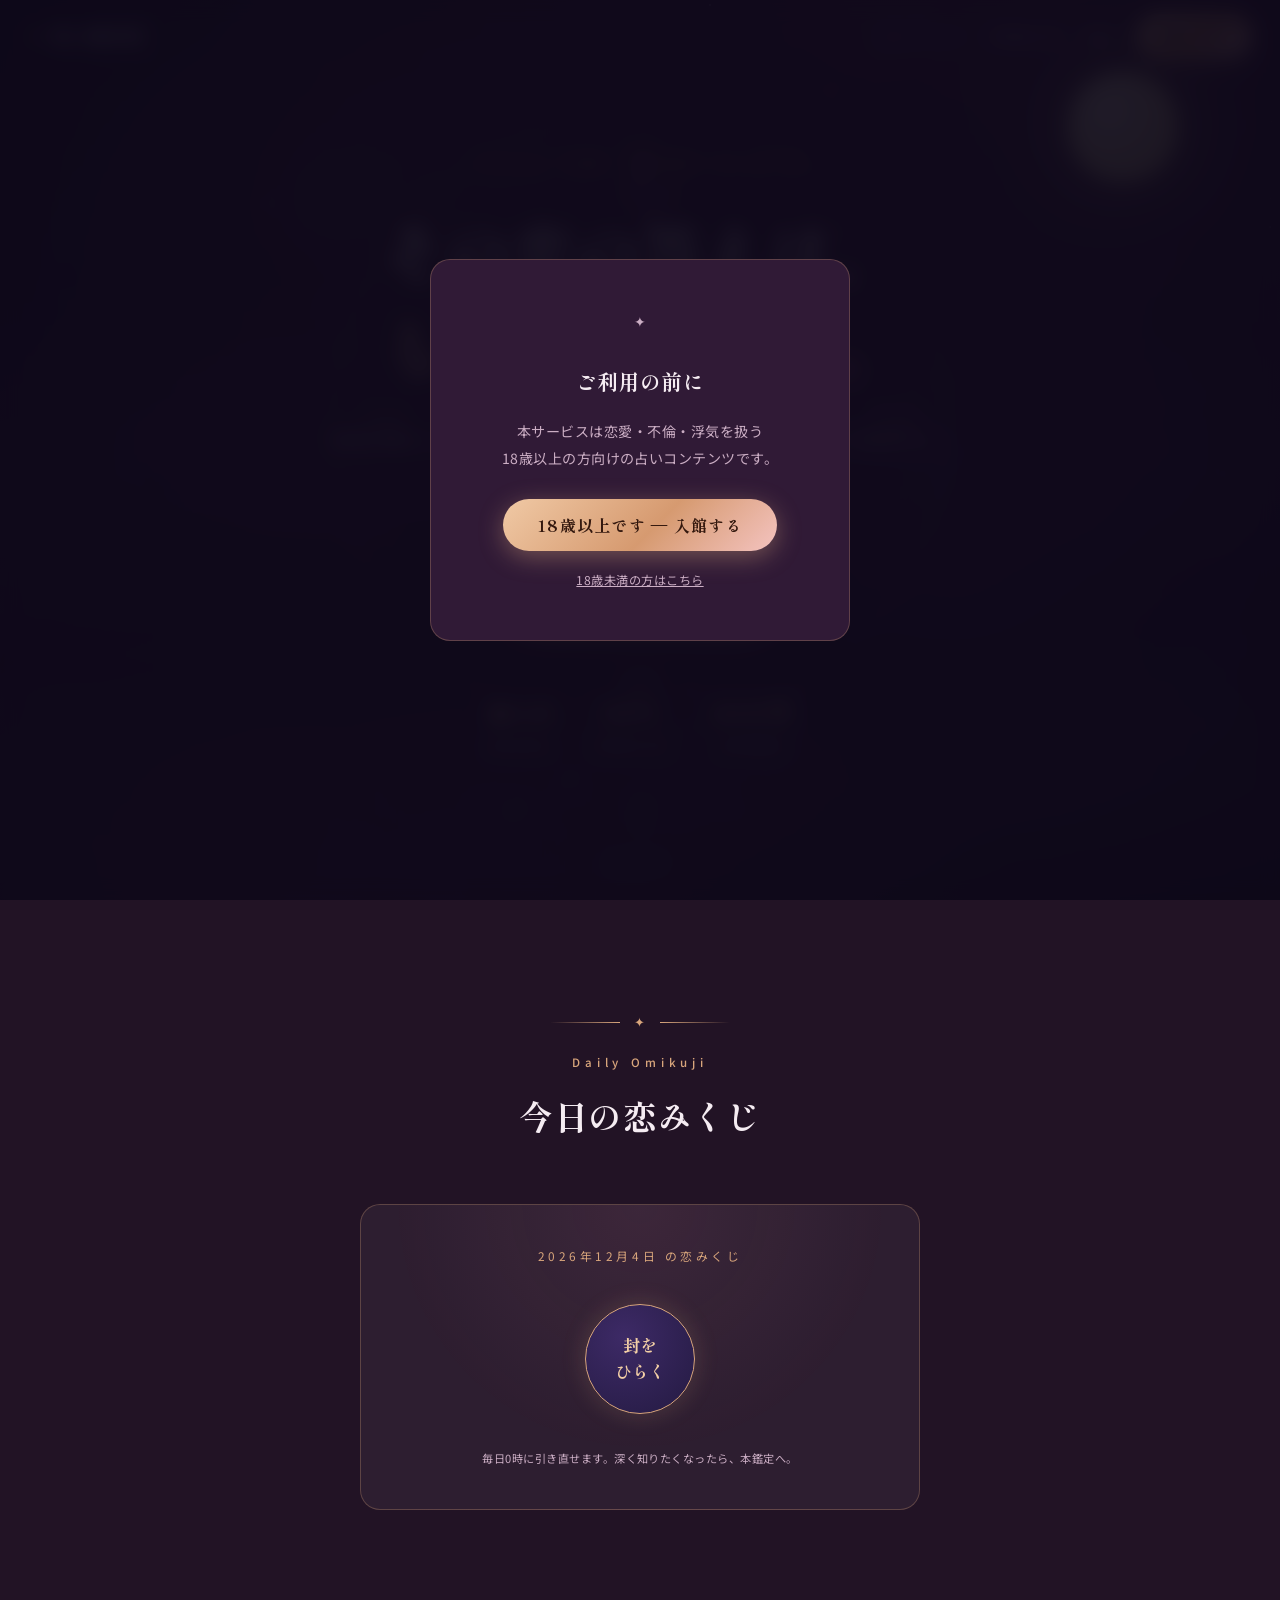
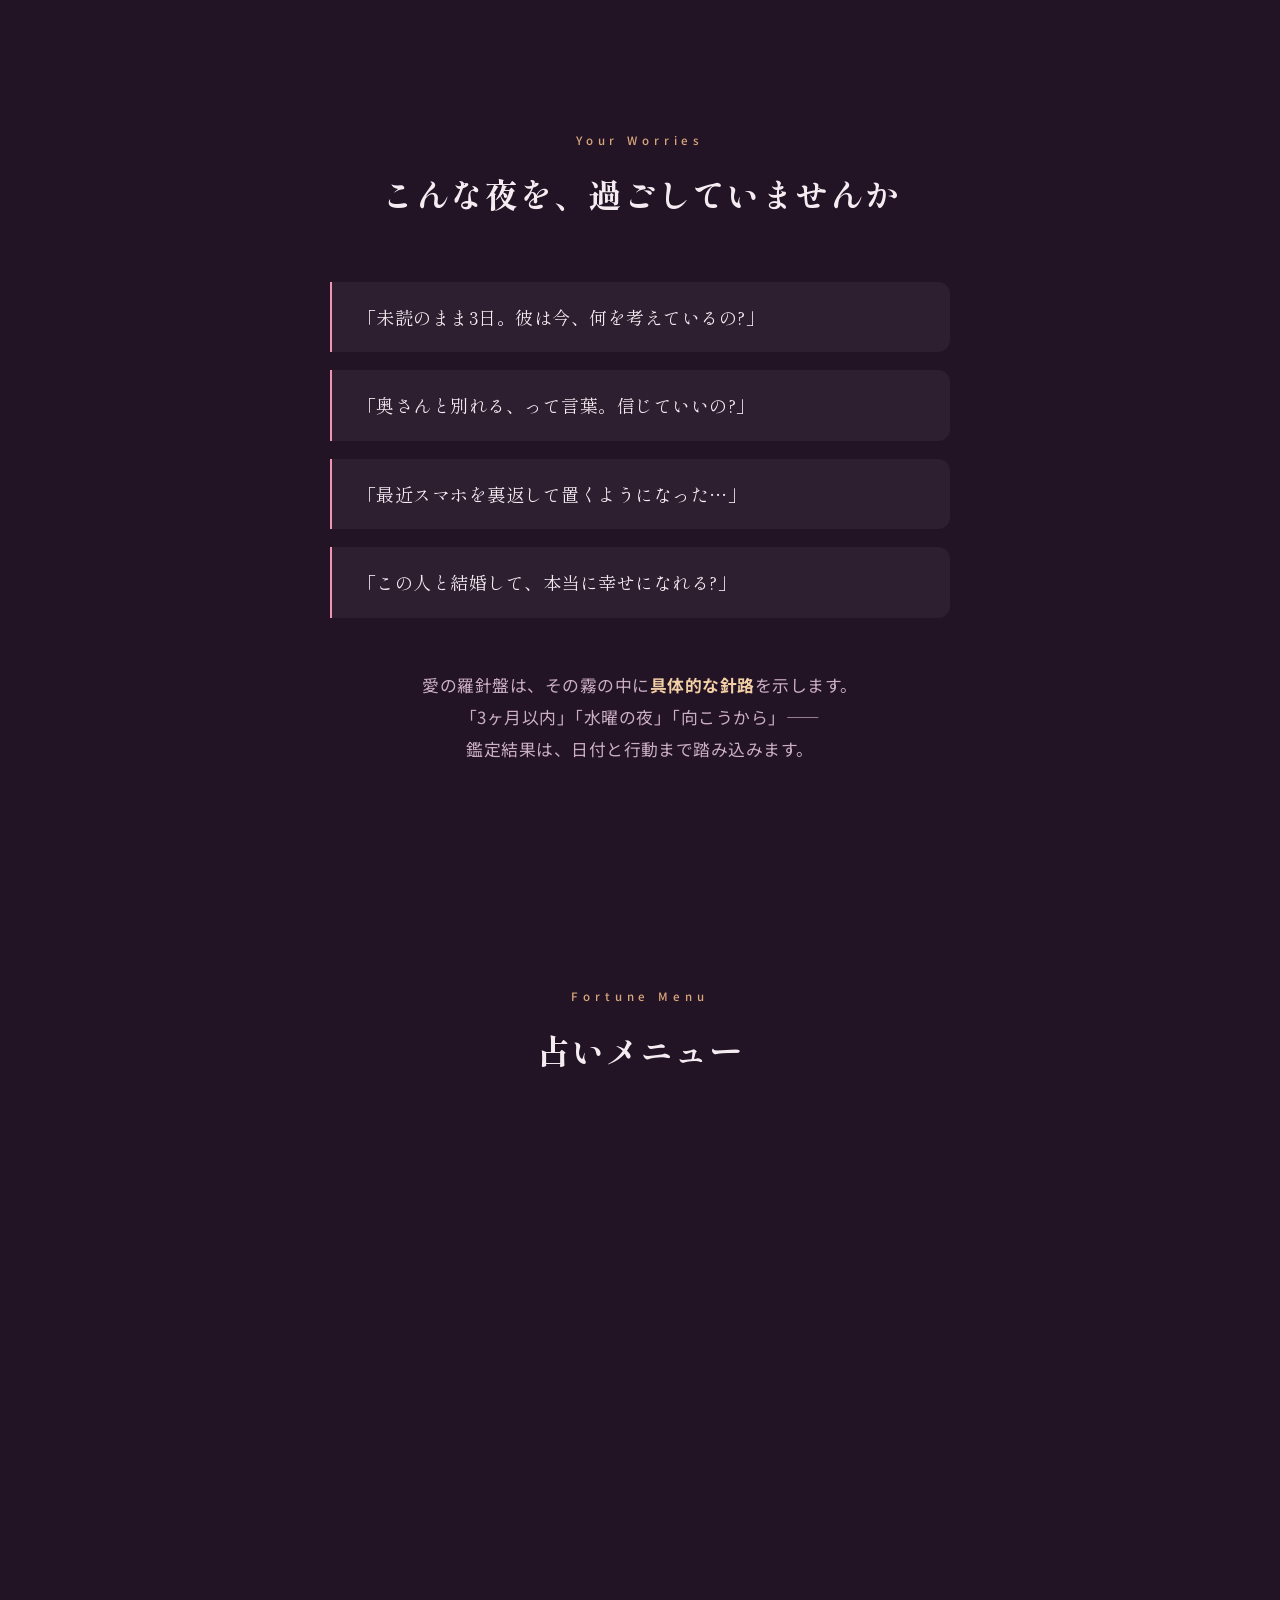
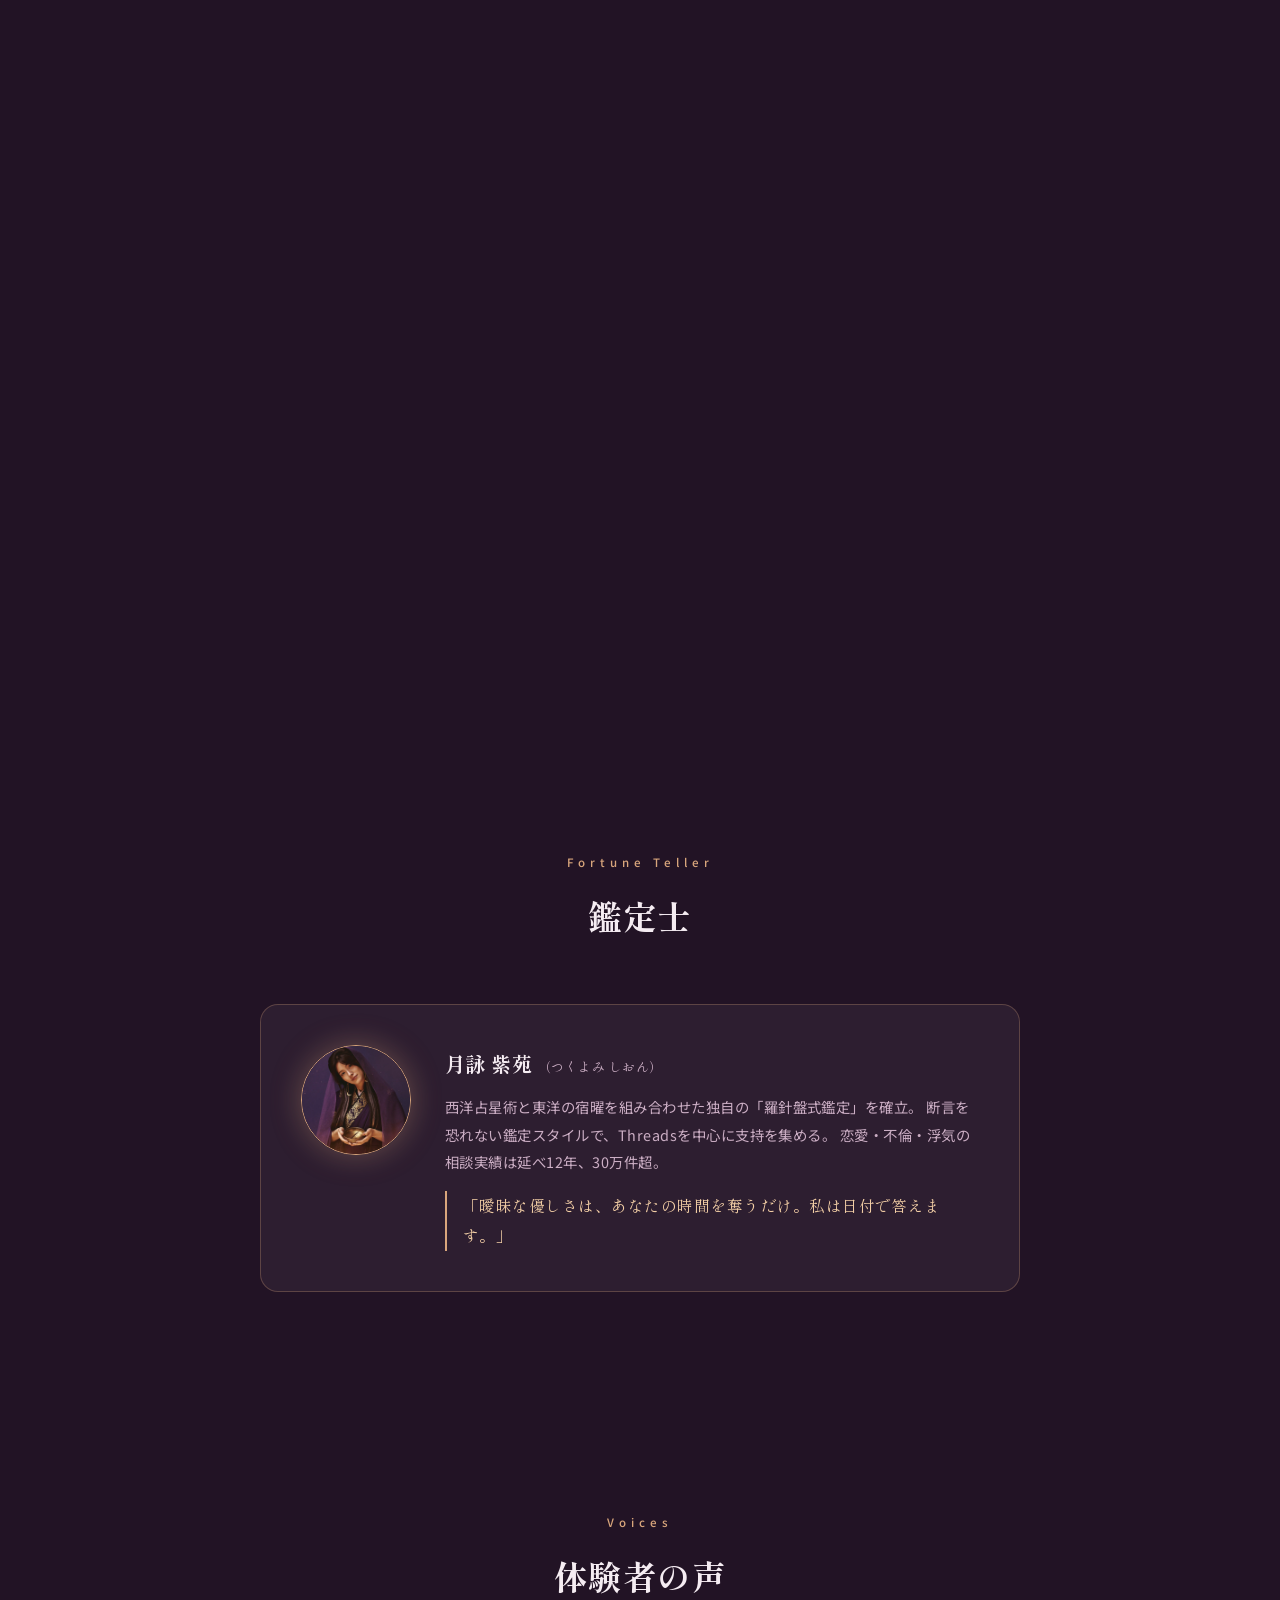
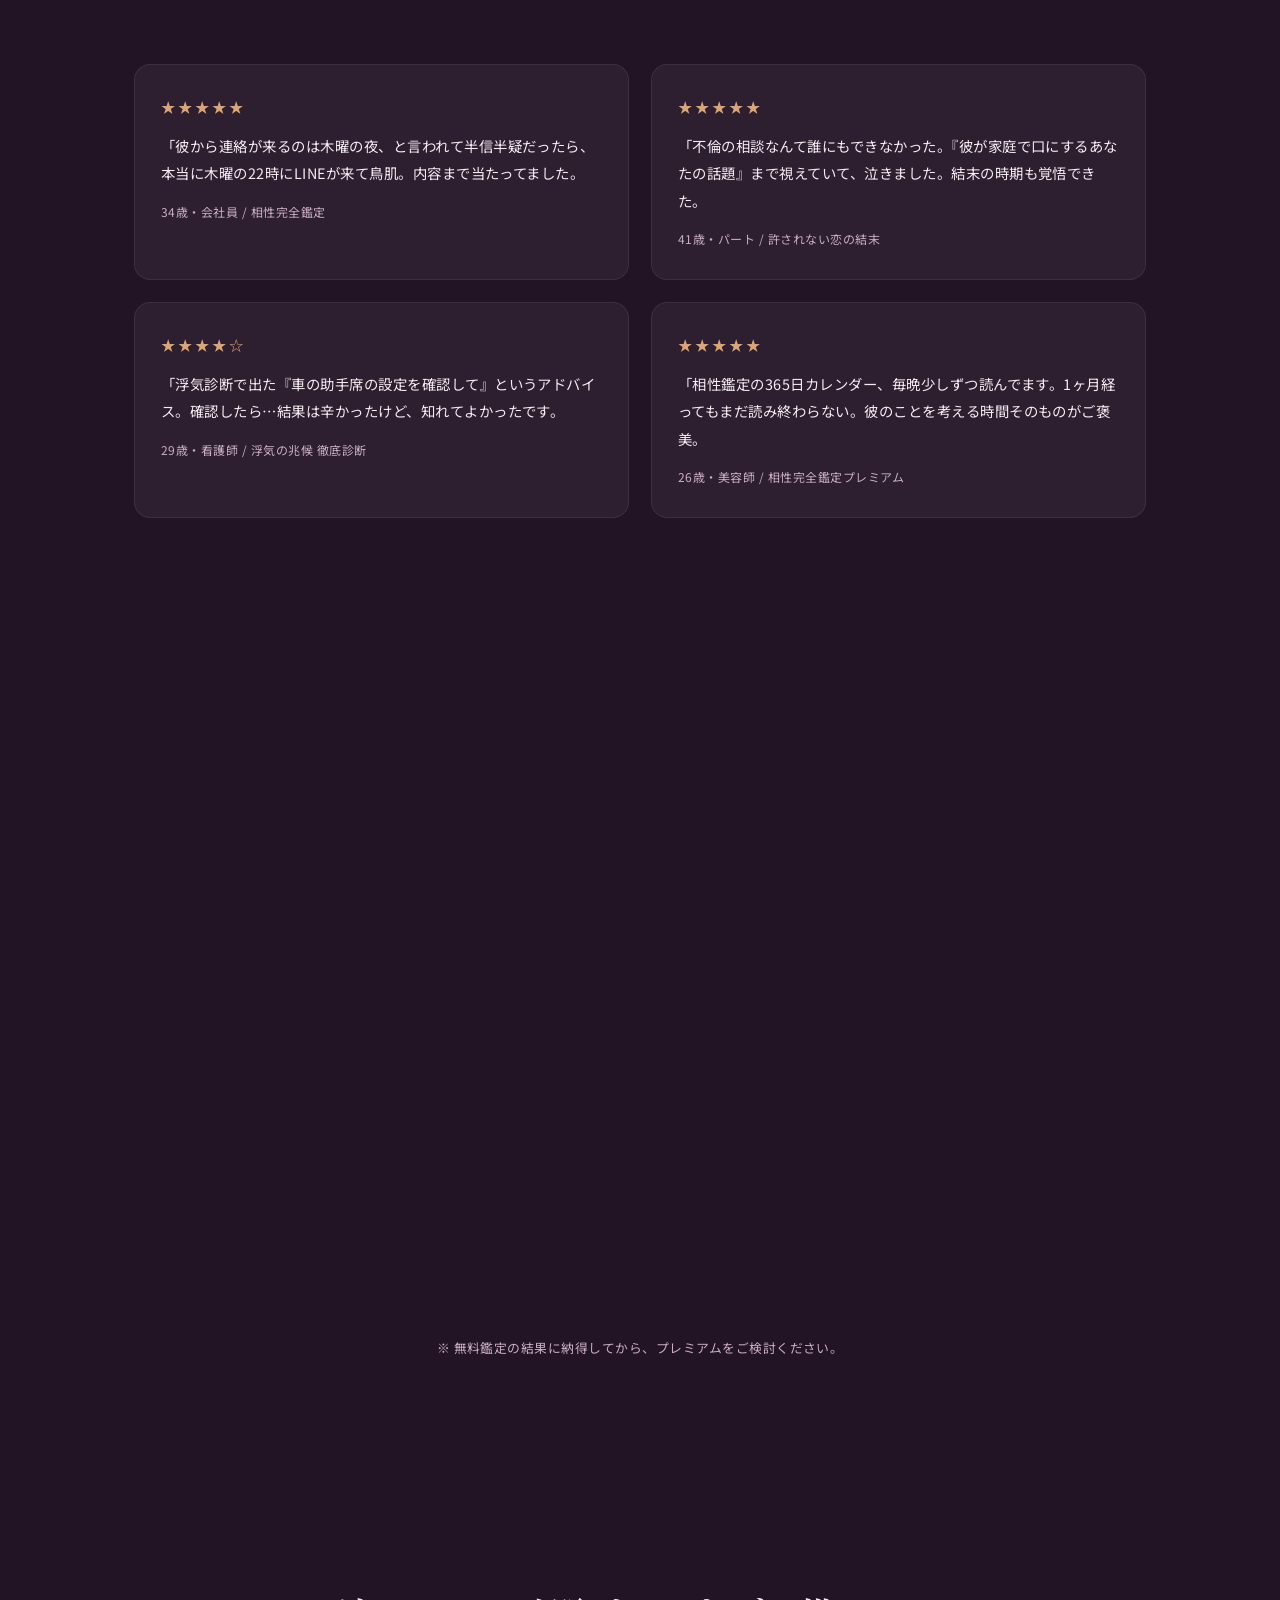
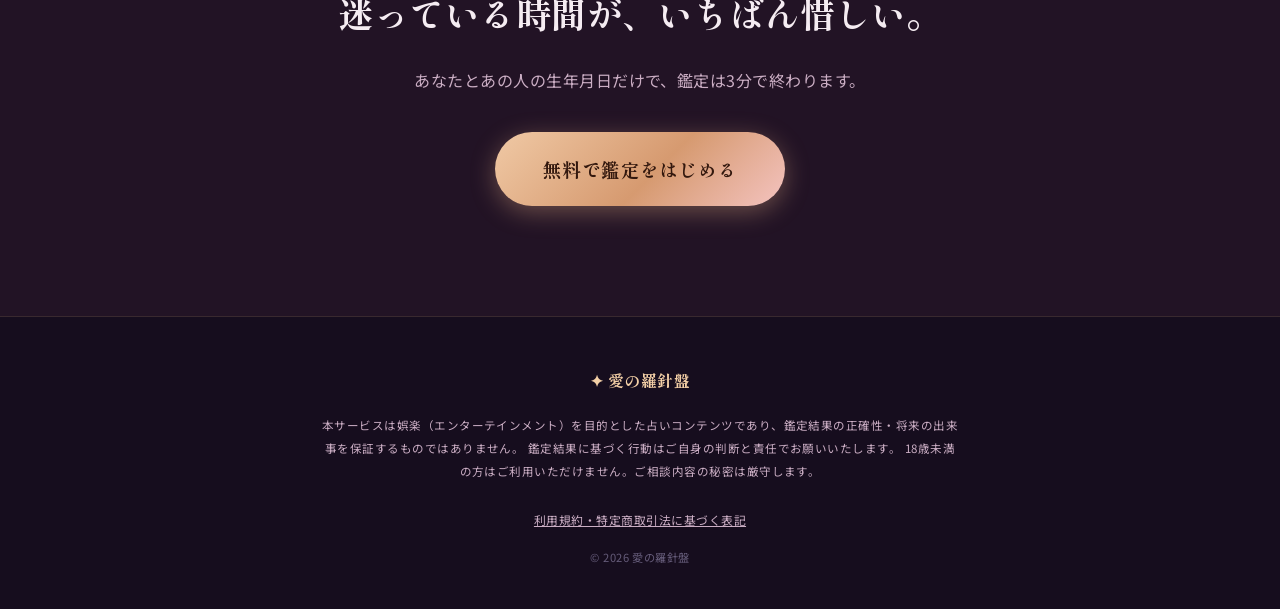
<file: index.html>
<!DOCTYPE html>
<html lang="ja">
<head>
<meta charset="UTF-8">
<meta name="viewport" content="width=device-width, initial-scale=1.0">
<title>愛の羅針盤 | 恋愛・不倫・浮気の本格占い — 無料鑑定実施中</title>
<meta name="description" content="累計鑑定30万件。恋愛・不倫・浮気・相性を「いつ・どこで・何が」まで断言する本格占い。今なら無料で3回鑑定できます。">
<!-- OGP (Threads / SNS 共有用) -->
<meta property="og:type" content="website">
<meta property="og:title" content="愛の羅針盤 | その恋の答えは、もう出ています。">
<meta property="og:description" content="日付と行動まで断言する恋愛・不倫・浮気の本格鑑定。無料で3回占えます。">
<meta property="og:url" content="https://kouyaru121.github.io/ai-no-rashinban/">
<meta property="og:image" content="https://kouyaru121.github.io/ai-no-rashinban/og.jpg">
<meta name="twitter:card" content="summary_large_image">
<meta name="theme-color" content="#1a1330">
<link rel="icon" href="data:image/svg+xml,%3Csvg xmlns='http://www.w3.org/2000/svg' viewBox='0 0 100 100'%3E%3Ccircle cx='50' cy='50' r='46' fill='%231a1330' stroke='%23d4af6a' stroke-width='4'/%3E%3Cpath d='M50 18 L56 48 L50 56 L44 48 Z' fill='%23e58aa8'/%3E%3Cpath d='M50 82 L44 52 L50 44 L56 52 Z' fill='%23ede7f6' opacity='.6'/%3E%3Ccircle cx='50' cy='50' r='5' fill='%23f0cf8e'/%3E%3C/svg%3E">
<link rel="preconnect" href="https://fonts.googleapis.com">
<link rel="preconnect" href="https://fonts.gstatic.com" crossorigin>
<link href="https://fonts.googleapis.com/css2?family=Shippori+Mincho:wght@500;600;700;800&family=Noto+Sans+JP:wght@400;500;700&display=swap" rel="stylesheet">
<link rel="stylesheet" href="css/style.css?v=20260706b">
</head>
<body>

<!-- ===== スクロール連動の多層背景 ===== -->
<div class="cosmos" aria-hidden="true">
  <div class="cosmos-layer" id="stars-far"></div>
  <div class="cosmos-layer" id="stars-mid"></div>
  <div class="cosmos-layer" id="stars-near"></div>
  <div class="cosmos-layer" id="nebula"></div>
  <div class="moon" id="moon"></div>
  <div class="fog fog-1" id="fog1"></div>
  <div class="fog fog-2" id="fog2"></div>
</div>

<!-- ===== ヘッダー ===== -->
<header class="site-header" id="site-header">
  <a class="brand" href="#top">
    <span class="brand-mark">✦</span>
    <span class="brand-name">愛の羅針盤</span>
  </a>
  <nav class="gnav">
    <a href="#menu">占いメニュー</a>
    <a href="#voices">体験者の声</a>
    <a href="#plans">料金</a>
  </nav>
  <a class="btn btn-small btn-gold" href="fortune.html?g=aisho">無料で占う</a>
</header>

<main id="top">

  <!-- ===== ヒーロー ===== -->
  <section class="hero">
    <div class="hero-compass" id="hero-compass" aria-hidden="true"></div>
    <p class="hero-eyebrow">Threads で話題 — 累計鑑定 302,417 件</p>
    <h1 class="hero-title">
      その恋の答えは、<br>
      <em>もう出ています。</em>
    </h1>
    <p class="hero-lead">
      曖昧な励ましはしません。<br class="sp-only">
      「いつ」「どこで」「何が起きるか」まで断言する、<br class="pc-only">
      恋愛・不倫・浮気に特化した本格鑑定。
    </p>
    <div class="hero-cta">
      <a class="btn btn-gold btn-lg pulse" href="fortune.html?g=aisho">
        無料で鑑定をはじめる
        <span class="btn-sub">登録不要・3回まで無料</span>
      </a>
    </div>
    <div class="hero-proof">
      <div class="proof-item"><strong>★4.8</strong><span>満足度評価</span></div>
      <div class="proof-item"><strong>94%</strong><span>利用者は女性</span></div>
      <div class="proof-item"><strong>30万件</strong><span>累計鑑定数</span></div>
    </div>
    <div class="scroll-hint"><span></span>SCROLL</div>
  </section>

  <!-- ===== 今日の恋みくじ (1タップ無料) ===== -->
  <section class="omikuji reveal" id="omikuji">
    <div class="ornament">✦</div>
    <h2 class="sec-title"><span class="sec-en">Daily Omikuji</span>今日の恋みくじ</h2>
    <div class="omikuji-box">
      <p class="omikuji-date" id="omikuji-date"></p>
      <div class="omikuji-btn-wrap" id="omikuji-area">
        <button class="omikuji-seal" id="omikuji-btn">封を<br>ひらく</button>
      </div>
      <p class="omikuji-note">毎日0時に引き直せます。深く知りたくなったら、本鑑定へ。</p>
    </div>
  </section>

  <!-- ===== 共感セクション ===== -->
  <section class="sympathy reveal">
    <h2 class="sec-title"><span class="sec-en">Your Worries</span>こんな夜を、過ごしていませんか</h2>
    <ul class="sympathy-list">
      <li class="reveal">「未読のまま3日。彼は今、何を考えているの?」</li>
      <li class="reveal">「奥さんと別れる、って言葉。信じていいの?」</li>
      <li class="reveal">「最近スマホを裏返して置くようになった…」</li>
      <li class="reveal">「この人と結婚して、本当に幸せになれる?」</li>
    </ul>
    <p class="sympathy-answer reveal">
      愛の羅針盤は、その霧の中に<strong>具体的な針路</strong>を示します。<br>
      「3ヶ月以内」「水曜の夜」「向こうから」——<br>
      鑑定結果は、日付と行動まで踏み込みます。
    </p>
  </section>

  <!-- ===== 占いメニュー ===== -->
  <section class="menu" id="menu">
    <h2 class="sec-title reveal"><span class="sec-en">Fortune Menu</span>占いメニュー</h2>
    <div class="menu-grid">

      <a class="menu-card card-aisho reveal" href="fortune.html?g=aisho">
        <div class="menu-badge">人気No.1 / 超本格</div>
        <div class="menu-icon" data-ico="aisho"></div>
        <h3>ふたりの相性 完全鑑定</h3>
        <p>星座×血液型×干支×生年月日から、二人の縁を<strong>全20章・365日カレンダー付き</strong>で解き明かす当館最大のボリューム。読み終える頃、あなたは相手の全てを知っています。</p>
        <div class="menu-meta"><span class="tag">20章構成</span><span class="tag">365日運勢</span><span class="tag">転機の日付</span></div>
        <span class="menu-cta">無料で鑑定する →</span>
      </a>

      <a class="menu-card card-renai reveal" href="fortune.html?g=renai">
        <div class="menu-icon" data-ico="renai"></div>
        <h3>恋愛成就の行方</h3>
        <p>片想い・復縁・進展しない関係。相手の本音と、動くべき<strong>具体的な日付</strong>を鑑定します。</p>
        <div class="menu-meta"><span class="tag">片想い</span><span class="tag">復縁</span><span class="tag">告白時期</span></div>
        <span class="menu-cta">無料で鑑定する →</span>
      </a>

      <a class="menu-card card-furin reveal" href="fortune.html?g=furin">
        <div class="menu-badge badge-quiet">誰にも言えない方へ</div>
        <div class="menu-icon" data-ico="furin"></div>
        <h3>許されない恋の結末</h3>
        <p>不倫という関係の行き着く先。彼の家庭の中でのあなたの位置と、<strong>関係が動く時期</strong>を静かに告げます。</p>
        <div class="menu-meta"><span class="tag">彼の本音</span><span class="tag">結末予測</span><span class="tag">匿名OK</span></div>
        <span class="menu-cta">無料で鑑定する →</span>
      </a>

      <a class="menu-card card-uwaki reveal" href="fortune.html?g=uwaki">
        <div class="menu-icon" data-ico="uwaki"></div>
        <h3>浮気の兆候 徹底診断</h3>
        <p>その違和感、気のせいではないかもしれません。行動サインから<strong>浮気確率と相手像</strong>を割り出します。</p>
        <div class="menu-meta"><span class="tag">浮気確率</span><span class="tag">相手像</span><span class="tag">見抜く質問</span></div>
        <span class="menu-cta">無料で鑑定する →</span>
      </a>

    </div>
  </section>

  <!-- ===== 鑑定士紹介 ===== -->
  <section class="teller reveal">
    <h2 class="sec-title"><span class="sec-en">Fortune Teller</span>鑑定士</h2>
    <div class="teller-card">
      <img class="teller-face" src="teller.jpg" alt="鑑定士 月詠紫苑" width="96" height="96">
      <div class="teller-body">
        <p class="teller-name">月詠 紫苑 <span>（つくよみ しおん）</span></p>
        <p class="teller-desc">
          西洋占星術と東洋の宿曜を組み合わせた独自の「羅針盤式鑑定」を確立。
          断言を恐れない鑑定スタイルで、Threadsを中心に支持を集める。
          恋愛・不倫・浮気の相談実績は延べ12年、30万件超。
        </p>
        <p class="teller-quote">「曖昧な優しさは、あなたの時間を奪うだけ。私は日付で答えます。」</p>
      </div>
    </div>
  </section>

  <!-- ===== 体験者の声 ===== -->
  <section class="voices" id="voices">
    <h2 class="sec-title reveal"><span class="sec-en">Voices</span>体験者の声</h2>
    <div class="voice-grid">
      <figure class="voice-card reveal">
        <div class="voice-stars">★★★★★</div>
        <blockquote>「彼から連絡が来るのは木曜の夜、と言われて半信半疑だったら、本当に木曜の22時にLINEが来て鳥肌。内容まで当たってました。</blockquote>
        <figcaption>34歳・会社員 / 相性完全鑑定</figcaption>
      </figure>
      <figure class="voice-card reveal">
        <div class="voice-stars">★★★★★</div>
        <blockquote>「不倫の相談なんて誰にもできなかった。『彼が家庭で口にするあなたの話題』まで視えていて、泣きました。結末の時期も覚悟できた。</blockquote>
        <figcaption>41歳・パート / 許されない恋の結末</figcaption>
      </figure>
      <figure class="voice-card reveal">
        <div class="voice-stars">★★★★☆</div>
        <blockquote>「浮気診断で出た『車の助手席の設定を確認して』というアドバイス。確認したら…結果は辛かったけど、知れてよかったです。</blockquote>
        <figcaption>29歳・看護師 / 浮気の兆候 徹底診断</figcaption>
      </figure>
      <figure class="voice-card reveal">
        <div class="voice-stars">★★★★★</div>
        <blockquote>「相性鑑定の365日カレンダー、毎晩少しずつ読んでます。1ヶ月経ってもまだ読み終わらない。彼のことを考える時間そのものがご褒美。</blockquote>
        <figcaption>26歳・美容師 / 相性完全鑑定プレミアム</figcaption>
      </figure>
    </div>
  </section>

  <!-- ===== 料金プラン ===== -->
  <section class="plans" id="plans">
    <h2 class="sec-title reveal"><span class="sec-en">Plans</span>料金プラン</h2>
    <div class="plan-grid">
      <div class="plan-card reveal">
        <h3>無料鑑定</h3>
        <p class="plan-price">¥0</p>
        <ul>
          <li>全メニュー3回まで鑑定無料</li>
          <li>相性鑑定は第3章まで閲覧可</li>
          <li>登録不要ですぐ占える</li>
        </ul>
        <a class="btn btn-line" href="fortune.html?g=aisho">無料ではじめる</a>
      </div>
      <div class="plan-card plan-featured reveal">
        <div class="plan-ribbon">初月480円</div>
        <h3>プレミアム</h3>
        <p class="plan-price">月額 ¥980<span> (初月¥480)</span></p>
        <ul>
          <li>全20章 + 365日相性カレンダー解放</li>
          <li>全メニュー鑑定し放題</li>
          <li>毎朝「今日のふたり」通知</li>
          <li>転機の日付アラート</li>
        </ul>
        <a class="btn btn-gold" href="fortune.html?g=aisho">まず無料で試す</a>
      </div>
    </div>
    <p class="plan-note reveal">※ 無料鑑定の結果に納得してから、プレミアムをご検討ください。</p>
  </section>

  <!-- ===== 最終CTA ===== -->
  <section class="final-cta reveal">
    <h2>迷っている時間が、いちばん惜しい。</h2>
    <p>あなたとあの人の生年月日だけで、鑑定は3分で終わります。</p>
    <a class="btn btn-gold btn-lg pulse" href="fortune.html?g=aisho">無料で鑑定をはじめる</a>
  </section>

</main>

<!-- ===== フッター ===== -->
<footer class="site-footer">
  <p class="footer-brand">✦ 愛の羅針盤</p>
  <p class="footer-disclaimer">
    本サービスは娯楽（エンターテインメント）を目的とした占いコンテンツであり、鑑定結果の正確性・将来の出来事を保証するものではありません。
    鑑定結果に基づく行動はご自身の判断と責任でお願いいたします。
    18歳未満の方はご利用いただけません。ご相談内容の秘密は厳守します。
  </p>
  <p class="footer-links"><a href="terms.html">利用規約・特定商取引法に基づく表記</a></p>
  <p class="footer-copy">© 2026 愛の羅針盤</p>
</footer>

<!-- ===== 年齢確認モーダル ===== -->
<div class="age-gate" id="age-gate" hidden>
  <div class="age-gate-box">
    <p class="age-gate-mark">✦</p>
    <h2>ご利用の前に</h2>
    <p>本サービスは恋愛・不倫・浮気を扱う<br>18歳以上の方向けの占いコンテンツです。</p>
    <button class="btn btn-gold" id="age-yes">18歳以上です — 入館する</button>
    <a class="age-gate-leave" href="https://www.google.com">18歳未満の方はこちら</a>
  </div>
</div>

<script src="js/icons.js?v=20260706b"></script>
<script src="js/bg.js?v=20260706b"></script>
<script src="js/fx.js?v=20260706b"></script>
<script src="js/compass.js?v=20260706b"></script>
<script src="js/engine.js?v=20260706b"></script>
<script src="js/track.js?v=20260706b"></script>
<script src="js/data.js?v=20260706b"></script>
<script src="js/data-ext.js?v=20260706b"></script>
<script src="js/main.js?v=20260706b"></script>
</body>
</html>
</file>
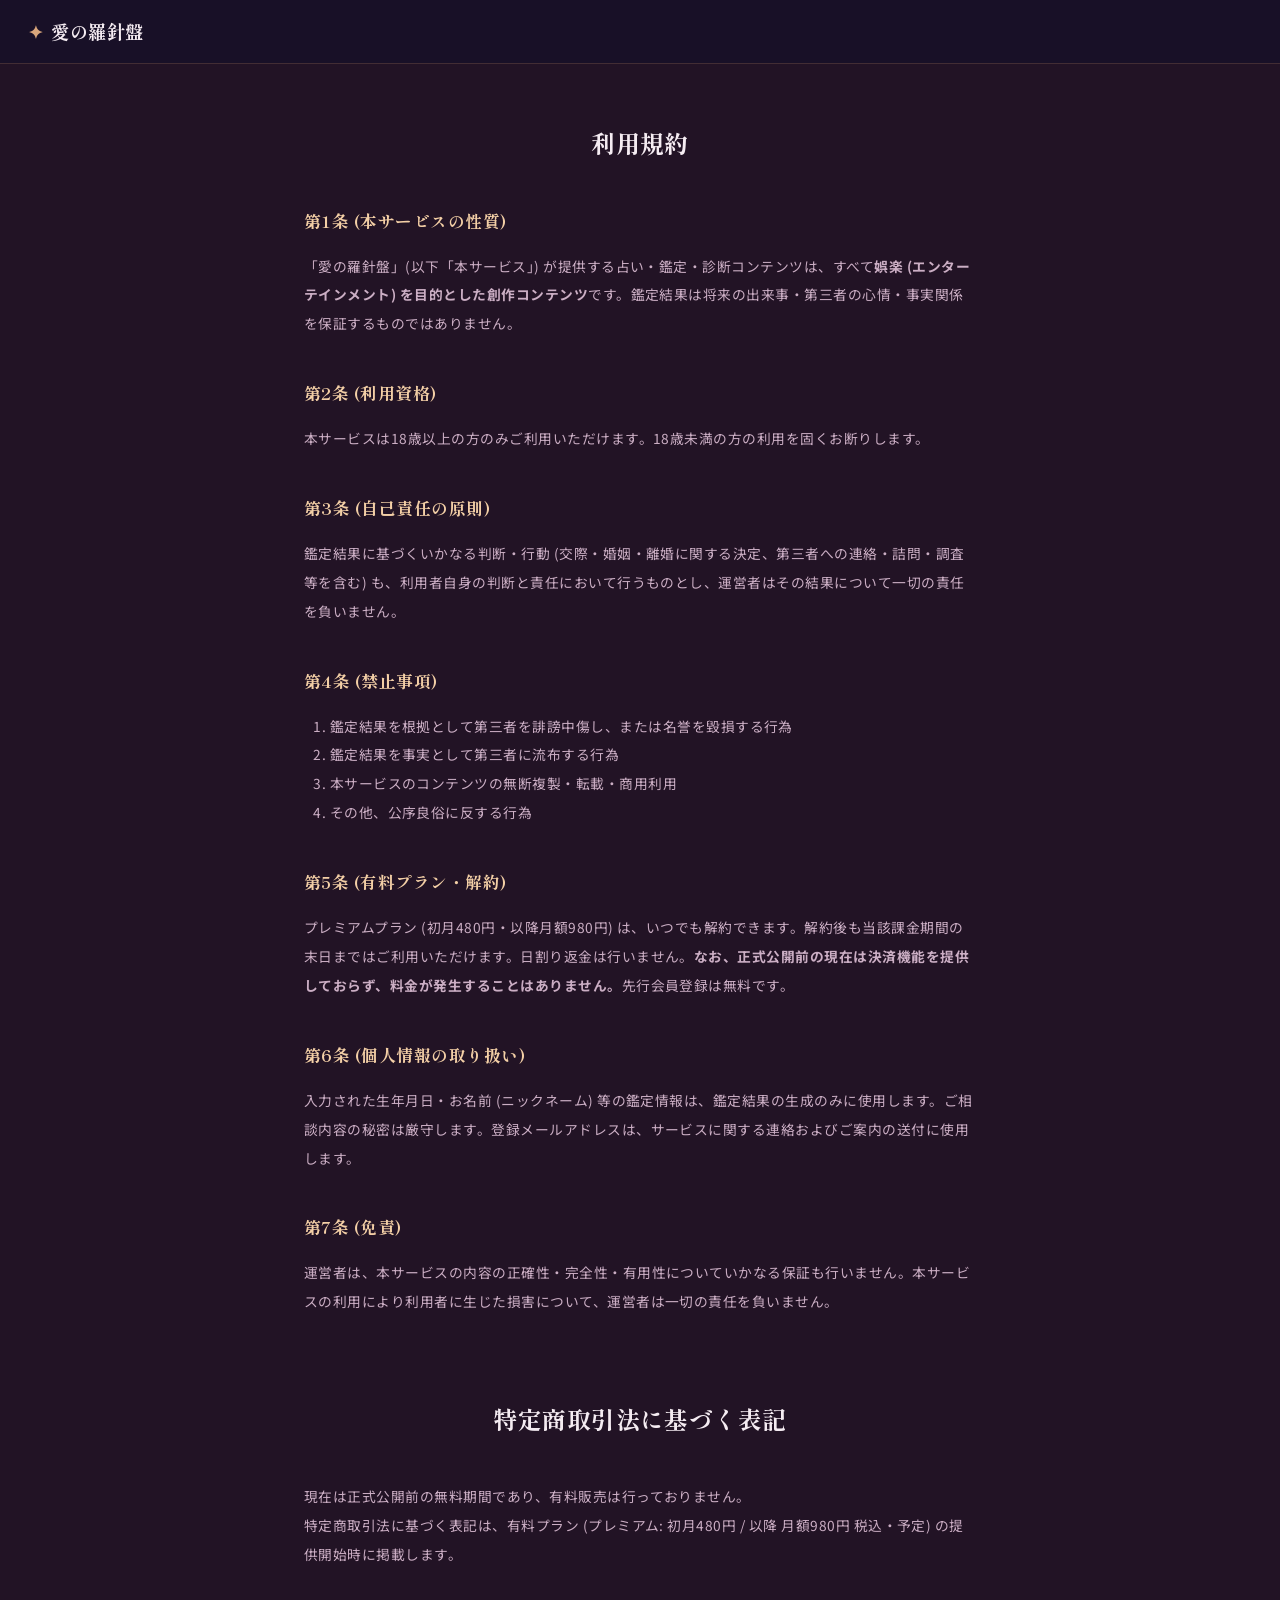
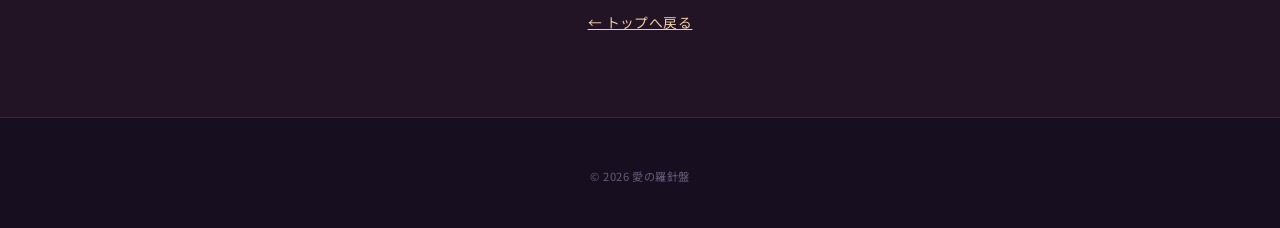
<file: terms.html>
<!DOCTYPE html>
<html lang="ja">
<head>
<meta charset="UTF-8">
<meta name="viewport" content="width=device-width, initial-scale=1.0">
<title>利用規約・特定商取引法に基づく表記 | 愛の羅針盤</title>
<meta name="robots" content="noindex">
<link rel="icon" href="data:image/svg+xml,%3Csvg xmlns='http://www.w3.org/2000/svg' viewBox='0 0 100 100'%3E%3Ccircle cx='50' cy='50' r='46' fill='%231a1330' stroke='%23d4af6a' stroke-width='4'/%3E%3Cpath d='M50 18 L56 48 L50 56 L44 48 Z' fill='%23e58aa8'/%3E%3Cpath d='M50 82 L44 52 L50 44 L56 52 Z' fill='%23ede7f6' opacity='.6'/%3E%3Ccircle cx='50' cy='50' r='5' fill='%23f0cf8e'/%3E%3C/svg%3E">
<link rel="preconnect" href="https://fonts.googleapis.com">
<link rel="preconnect" href="https://fonts.gstatic.com" crossorigin>
<link href="https://fonts.googleapis.com/css2?family=Shippori+Mincho:wght@600;700&family=Noto+Sans+JP:wght@400;500&display=swap" rel="stylesheet">
<link rel="stylesheet" href="css/style.css?v=20260703b">
<style>
  /* 規約ページ専用の簡易スタイル */
  .terms-main { max-width: 720px; margin: 0 auto; padding: 120px 24px 80px; }
  .terms-main h1 { font-family: var(--serif); font-size: 1.5rem; margin-bottom: 40px; text-align: center; }
  .terms-main h2 { font-family: var(--serif); font-size: 1.05rem; color: var(--gold-bright); margin: 40px 0 14px; }
  .terms-main p, .terms-main li { font-size: 0.86rem; color: var(--text-dim); line-height: 2.1; }
  .terms-main ol, .terms-main ul { padding-left: 1.6em; }
  .terms-main table { width: 100%; border-collapse: collapse; font-size: 0.84rem; }
  .terms-main th, .terms-main td { border: 1px solid rgba(212,175,106,0.25); padding: 10px 14px; text-align: left; color: var(--text-dim); }
  .terms-main th { width: 34%; color: var(--gold-bright); font-weight: 500; white-space: nowrap; }
  .todo { color: var(--rose); }
</style>
</head>
<body>

<header class="site-header scrolled">
  <a class="brand" href="index.html">
    <span class="brand-mark">✦</span>
    <span class="brand-name">愛の羅針盤</span>
  </a>
</header>

<main class="terms-main">
  <h1>利用規約</h1>

  <h2>第1条 (本サービスの性質)</h2>
  <p>「愛の羅針盤」(以下「本サービス」) が提供する占い・鑑定・診断コンテンツは、すべて<strong>娯楽 (エンターテインメント) を目的とした創作コンテンツ</strong>です。鑑定結果は将来の出来事・第三者の心情・事実関係を保証するものではありません。</p>

  <h2>第2条 (利用資格)</h2>
  <p>本サービスは18歳以上の方のみご利用いただけます。18歳未満の方の利用を固くお断りします。</p>

  <h2>第3条 (自己責任の原則)</h2>
  <p>鑑定結果に基づくいかなる判断・行動 (交際・婚姻・離婚に関する決定、第三者への連絡・詰問・調査等を含む) も、利用者自身の判断と責任において行うものとし、運営者はその結果について一切の責任を負いません。</p>

  <h2>第4条 (禁止事項)</h2>
  <ol>
    <li>鑑定結果を根拠として第三者を誹謗中傷し、または名誉を毀損する行為</li>
    <li>鑑定結果を事実として第三者に流布する行為</li>
    <li>本サービスのコンテンツの無断複製・転載・商用利用</li>
    <li>その他、公序良俗に反する行為</li>
  </ol>

  <h2>第5条 (有料プラン・解約)</h2>
  <p>プレミアムプラン (初月480円・以降月額980円) は、いつでも解約できます。解約後も当該課金期間の末日まではご利用いただけます。日割り返金は行いません。<strong>なお、正式公開前の現在は決済機能を提供しておらず、料金が発生することはありません。</strong>先行会員登録は無料です。</p>

  <h2>第6条 (個人情報の取り扱い)</h2>
  <p>入力された生年月日・お名前 (ニックネーム) 等の鑑定情報は、鑑定結果の生成のみに使用します。ご相談内容の秘密は厳守します。登録メールアドレスは、サービスに関する連絡およびご案内の送付に使用します。</p>

  <h2>第7条 (免責)</h2>
  <p>運営者は、本サービスの内容の正確性・完全性・有用性についていかなる保証も行いません。本サービスの利用により利用者に生じた損害について、運営者は一切の責任を負いません。</p>

  <h1 style="margin-top:80px">特定商取引法に基づく表記</h1>
  <p>
    現在は正式公開前の無料期間であり、有料販売は行っておりません。<br>
    特定商取引法に基づく表記は、有料プラン (プレミアム: 初月480円 / 以降 月額980円 税込・予定) の提供開始時に掲載します。
  </p>

  <p style="margin-top:40px; text-align:center"><a href="index.html" style="color:var(--gold-bright); text-decoration:underline">← トップへ戻る</a></p>
</main>

<footer class="site-footer">
  <p class="footer-copy">© 2026 愛の羅針盤</p>
</footer>

</body>
</html>
</file>
<file: css/style.css>
/* ==========================================================
   愛の羅針盤 — 共通 + LP スタイル
   フォント: 見出し=Shippori Mincho / 本文=Noto Sans JP
   ========================================================== */

:root {
  --ink: #221325;          /* 最深部の梅紫 (ピンク寄り) */
  --ink-2: #301a36;        /* セクション背景 */
  --gold: #d9a67c;         /* ローズゴールド */
  --gold-bright: #f3cfa6;
  --rose: #f295b5;         /* 恋のピンク */
  --rose-soft: #f7c6d5;    /* 薄ピンク */
  --text: #f5ecf2;         /* 基本文字色 */
  --text-dim: #cbaec4;     /* 補助文字色 */
  --card: rgba(255, 235, 245, 0.05);
  --card-border: rgba(217, 166, 124, 0.28);
  --serif: "Shippori Mincho", serif;
  --sans: "Noto Sans JP", sans-serif;
}

* { margin: 0; padding: 0; box-sizing: border-box; }

/* display 指定より hidden 属性を必ず優先させる */
[hidden] { display: none !important; }

html { scroll-behavior: smooth; }

body {
  font-family: var(--sans);
  font-weight: 400;
  color: var(--text);
  background: var(--ink);
  line-height: 1.9;
  letter-spacing: 0.03em;
  overflow-x: hidden;
}

img { max-width: 100%; }
a { color: inherit; text-decoration: none; }
em { font-style: normal; }

.sp-only { display: none; }
@media (max-width: 640px) {
  .sp-only { display: inline; }
  .pc-only { display: none; }
}

/* ==========================================================
   スクロール連動の宇宙背景
   ========================================================== */
.cosmos {
  position: fixed;
  inset: 0;
  z-index: -1;
  overflow: hidden;
  background:
    radial-gradient(ellipse at 70% -10%, #55284e 0%, transparent 55%),
    radial-gradient(ellipse at 20% 110%, #46203f 0%, transparent 50%),
    linear-gradient(180deg, #201126 0%, #2b1530 50%, #1c0f20 100%);
}

.cosmos-layer {
  position: absolute;
  inset: -20% 0;
  will-change: transform;
}

/* 星は JS で box-shadow を生成 */
.star-dot {
  position: absolute;
  width: 2px; height: 2px;
  border-radius: 50%;
  background: #fff;
  animation: twinkle 4s ease-in-out infinite;
}
@keyframes twinkle {
  0%, 100% { opacity: 0.9; }
  50% { opacity: 0.25; }
}

#nebula {
  background:
    radial-gradient(circle at 25% 30%, rgba(242, 149, 181, 0.14) 0%, transparent 30%),
    radial-gradient(circle at 75% 60%, rgba(180, 110, 200, 0.12) 0%, transparent 35%),
    radial-gradient(circle at 50% 90%, rgba(247, 198, 213, 0.07) 0%, transparent 30%);
}

.moon {
  position: absolute;
  top: 8vh; right: 8vw;
  width: 110px; height: 110px;
  border-radius: 50%;
  background: radial-gradient(circle at 38% 35%, #fdf6e3 0%, #e8d9b0 45%, #c9b585 100%);
  box-shadow: 0 0 60px 18px rgba(240, 220, 170, 0.28), 0 0 140px 60px rgba(240, 220, 170, 0.10);
  will-change: transform;
}

.fog {
  position: absolute;
  left: -30%; right: -30%;
  height: 45vh;
  filter: blur(50px);
  opacity: 0.5;
  will-change: transform;
}
.fog-1 { top: 30%; background: radial-gradient(ellipse at 40% 50%, rgba(190, 110, 190, 0.18), transparent 65%); }
.fog-2 { top: 65%; background: radial-gradient(ellipse at 65% 50%, rgba(242, 149, 181, 0.16), transparent 65%); }

/* ==========================================================
   ヘッダー
   ========================================================== */
.site-header {
  position: fixed;
  top: 0; left: 0; right: 0;
  z-index: 100;
  display: flex;
  align-items: center;
  gap: 24px;
  padding: 14px 28px;
  transition: background 0.4s, backdrop-filter 0.4s, box-shadow 0.4s;
}
.site-header.scrolled {
  background: rgba(23, 16, 41, 0.82);
  backdrop-filter: blur(12px);
  box-shadow: 0 1px 0 rgba(217, 166, 124, 0.18);
}

.brand {
  display: flex;
  align-items: center;
  gap: 8px;
  font-family: var(--serif);
  font-weight: 700;
  font-size: 1.15rem;
  margin-right: auto;
}
.brand-mark { color: var(--gold); }

.gnav { display: flex; gap: 22px; font-size: 0.86rem; color: var(--text-dim); }
.gnav a:hover { color: var(--gold-bright); }

@media (max-width: 640px) {
  .gnav { display: none; }
  .site-header { padding: 12px 16px; }
}

/* ==========================================================
   ボタン
   ========================================================== */
.btn {
  display: inline-flex;
  flex-direction: column;
  align-items: center;
  justify-content: center;
  gap: 2px;
  padding: 14px 34px;
  border-radius: 999px;
  font-family: var(--serif);
  font-weight: 700;
  font-size: 1rem;
  letter-spacing: 0.08em;
  cursor: pointer;
  border: none;
  transition: transform 0.25s, box-shadow 0.25s, filter 0.25s;
}
.btn:hover { transform: translateY(-2px); filter: brightness(1.08); }

.btn-gold {
  background: linear-gradient(135deg, #f0c9a5 0%, #d69a70 55%, #f4c3c0 100%);
  color: #33180e;
  box-shadow: 0 6px 24px rgba(217, 166, 124, 0.4);
}
.btn-line {
  background: transparent;
  color: var(--gold-bright);
  border: 1px solid var(--card-border);
}
.btn-lg { padding: 20px 48px; font-size: 1.15rem; }
.btn-small { padding: 9px 20px; font-size: 0.85rem; }
.btn-sub {
  font-family: var(--sans);
  font-weight: 500;
  font-size: 0.72rem;
  letter-spacing: 0.05em;
  opacity: 0.75;
}

/* CTA の鼓動 */
.pulse { animation: pulse 2.6s ease-in-out infinite; }
@keyframes pulse {
  0%, 100% { box-shadow: 0 6px 24px rgba(217, 166, 124, 0.35); }
  50% { box-shadow: 0 6px 40px rgba(217, 166, 124, 0.65); }
}

/* ==========================================================
   セクション共通
   ========================================================== */
main { position: relative; }

section {
  max-width: 1060px;
  margin: 0 auto;
  padding: 110px 24px;
}

.sec-title {
  font-family: var(--serif);
  font-size: clamp(1.5rem, 3.6vw, 2.1rem);
  font-weight: 700;
  text-align: center;
  margin-bottom: 56px;
}
.sec-en {
  display: block;
  font-size: 0.72rem;
  letter-spacing: 0.42em;
  color: var(--gold);
  margin-bottom: 10px;
  font-family: var(--sans);
  font-weight: 500;
}

/* スクロール出現アニメーション */
.reveal {
  opacity: 0;
  transform: translateY(34px);
  transition: opacity 0.9s ease, transform 0.9s ease;
}
.reveal.shown { opacity: 1; transform: none; }

/* ==========================================================
   ヒーロー
   ========================================================== */
.hero {
  min-height: 100svh;
  display: flex;
  flex-direction: column;
  align-items: center;
  justify-content: center;
  text-align: center;
  padding-top: 120px;
}

.hero-eyebrow {
  font-size: 0.8rem;
  letter-spacing: 0.28em;
  color: var(--gold);
  margin-bottom: 26px;
}

.hero-title {
  font-family: var(--serif);
  font-size: clamp(2.1rem, 6.4vw, 4rem);
  font-weight: 800;
  line-height: 1.5;
  margin-bottom: 30px;
}
.hero-title em {
  background: linear-gradient(120deg, var(--gold-bright), var(--rose));
  -webkit-background-clip: text;
  background-clip: text;
  color: transparent;
}

.hero-lead {
  font-size: clamp(0.92rem, 2.2vw, 1.06rem);
  color: var(--text-dim);
  margin-bottom: 44px;
}

.hero-proof {
  display: flex;
  gap: 40px;
  margin-top: 56px;
}
.proof-item {
  display: flex;
  flex-direction: column;
  align-items: center;
}
.proof-item strong {
  font-family: var(--serif);
  font-size: 1.6rem;
  color: var(--gold-bright);
}
.proof-item span { font-size: 0.72rem; color: var(--text-dim); letter-spacing: 0.1em; }

.scroll-hint {
  position: absolute;
  bottom: 26px;
  left: 50%;
  transform: translateX(-50%);
  font-size: 0.62rem;
  letter-spacing: 0.4em;
  color: var(--text-dim);
  display: flex;
  flex-direction: column;
  align-items: center;
  gap: 8px;
}
.scroll-hint span {
  width: 1px; height: 44px;
  background: linear-gradient(to bottom, var(--gold), transparent);
  animation: drip 2s ease-in-out infinite;
}
@keyframes drip {
  0% { transform: scaleY(0); transform-origin: top; }
  50% { transform: scaleY(1); transform-origin: top; }
  51% { transform-origin: bottom; }
  100% { transform: scaleY(0); transform-origin: bottom; }
}

@media (max-width: 640px) {
  .hero-proof { gap: 26px; }
}

/* ==========================================================
   共感セクション
   ========================================================== */
.sympathy-list {
  list-style: none;
  max-width: 620px;
  margin: 0 auto 52px;
  display: flex;
  flex-direction: column;
  gap: 18px;
}
.sympathy-list li {
  font-family: var(--serif);
  font-size: clamp(0.98rem, 2.4vw, 1.14rem);
  padding: 18px 26px;
  background: var(--card);
  border-left: 2px solid var(--rose);
  border-radius: 0 12px 12px 0;
  color: var(--text);
}

.sympathy-answer {
  text-align: center;
  font-size: clamp(0.94rem, 2.2vw, 1.05rem);
  color: var(--text-dim);
}
.sympathy-answer strong { color: var(--gold-bright); }

/* ==========================================================
   占いメニュー
   ========================================================== */
.menu-grid {
  display: grid;
  grid-template-columns: repeat(2, 1fr);
  gap: 26px;
}

.menu-card {
  position: relative;
  display: block;
  padding: 38px 32px 30px;
  background: var(--card);
  border: 1px solid var(--card-border);
  border-radius: 18px;
  transition: transform 0.35s, box-shadow 0.35s, border-color 0.35s;
  overflow: hidden;
}
.menu-card:hover {
  transform: translateY(-6px);
  border-color: var(--gold);
  box-shadow: 0 18px 46px rgba(0, 0, 0, 0.4);
}

.card-aisho { grid-column: 1 / -1; background: linear-gradient(135deg, rgba(217, 166, 124, 0.10), rgba(242, 149, 181, 0.07)); }

.menu-badge {
  position: absolute;
  top: 0; right: 0;
  padding: 6px 18px;
  font-size: 0.7rem;
  letter-spacing: 0.14em;
  background: linear-gradient(135deg, var(--gold), #b98f46);
  color: #2a1e0a;
  border-radius: 0 16px 0 14px;
  font-weight: 700;
}
.badge-quiet { background: rgba(242, 149, 181, 0.85); color: #3d1020; }

.menu-icon { font-size: 1.9rem; margin-bottom: 14px; color: var(--gold-bright); }

.menu-card h3 {
  font-family: var(--serif);
  font-size: 1.3rem;
  font-weight: 700;
  margin-bottom: 12px;
}
.menu-card p { font-size: 0.9rem; color: var(--text-dim); margin-bottom: 18px; }
.menu-card p strong { color: var(--gold-bright); font-weight: 500; }

.menu-meta { display: flex; flex-wrap: wrap; gap: 8px; margin-bottom: 20px; }
.tag {
  font-size: 0.7rem;
  padding: 4px 12px;
  border: 1px solid var(--card-border);
  border-radius: 999px;
  color: var(--gold-bright);
}

.menu-cta {
  font-family: var(--serif);
  font-weight: 700;
  color: var(--gold-bright);
  font-size: 0.95rem;
}

@media (max-width: 720px) {
  .menu-grid { grid-template-columns: 1fr; }
}

/* ==========================================================
   鑑定士
   ========================================================== */
.teller-card {
  display: flex;
  gap: 34px;
  align-items: flex-start;
  max-width: 760px;
  margin: 0 auto;
  padding: 40px;
  background: var(--card);
  border: 1px solid var(--card-border);
  border-radius: 18px;
}
.teller-avatar {
  flex-shrink: 0;
  width: 96px; height: 96px;
  border-radius: 50%;
  display: grid;
  place-items: center;
  font-size: 2.2rem;
  color: var(--gold-bright);
  background: radial-gradient(circle at 35% 30%, #3d2a66, #241a42);
  border: 1px solid var(--gold);
  box-shadow: 0 0 30px rgba(217, 166, 124, 0.25);
}
.teller-face {
  flex-shrink: 0;
  width: 110px; height: 110px;
  border-radius: 50%;
  object-fit: cover;
  border: 1px solid var(--gold);
  box-shadow: 0 0 30px rgba(217, 166, 124, 0.35);
}
.teller-name { font-family: var(--serif); font-size: 1.25rem; font-weight: 700; margin-bottom: 10px; }
.teller-name span { font-size: 0.8rem; color: var(--text-dim); font-weight: 400; }
.teller-desc { font-size: 0.9rem; color: var(--text-dim); margin-bottom: 16px; }
.teller-quote {
  font-family: var(--serif);
  color: var(--gold-bright);
  font-size: 0.98rem;
  border-left: 2px solid var(--gold);
  padding-left: 16px;
}

@media (max-width: 640px) {
  .teller-card { flex-direction: column; align-items: center; text-align: center; padding: 30px 22px; }
  .teller-quote { text-align: left; }
}

/* ==========================================================
   体験者の声
   ========================================================== */
.voice-grid {
  display: grid;
  grid-template-columns: repeat(2, 1fr);
  gap: 22px;
}
.voice-card {
  padding: 28px 26px;
  background: var(--card);
  border: 1px solid rgba(255, 255, 255, 0.08);
  border-radius: 16px;
}
.voice-stars { color: var(--gold); letter-spacing: 0.2em; margin-bottom: 12px; font-size: 0.9rem; }
.voice-card blockquote { font-size: 0.9rem; color: var(--text); margin-bottom: 14px; }
.voice-card figcaption { font-size: 0.75rem; color: var(--text-dim); }

@media (max-width: 720px) {
  .voice-grid { grid-template-columns: 1fr; }
}

/* ==========================================================
   料金プラン
   ========================================================== */
.plan-grid {
  display: grid;
  grid-template-columns: repeat(2, 1fr);
  gap: 26px;
  max-width: 820px;
  margin: 0 auto;
}
.plan-card {
  position: relative;
  padding: 40px 32px;
  background: var(--card);
  border: 1px solid var(--card-border);
  border-radius: 18px;
  display: flex;
  flex-direction: column;
  gap: 18px;
}
.plan-featured {
  background: linear-gradient(160deg, rgba(217, 166, 124, 0.13), rgba(242, 149, 181, 0.07));
  border-color: var(--gold);
  box-shadow: 0 12px 44px rgba(217, 166, 124, 0.16);
}
.plan-ribbon {
  position: absolute;
  top: -13px; left: 50%;
  transform: translateX(-50%);
  background: var(--rose);
  color: #3d1020;
  font-size: 0.74rem;
  font-weight: 700;
  padding: 4px 18px;
  border-radius: 999px;
  letter-spacing: 0.08em;
}
.plan-card h3 { font-family: var(--serif); font-size: 1.2rem; text-align: center; }
.plan-price {
  font-family: var(--serif);
  font-size: 2rem;
  font-weight: 800;
  text-align: center;
  color: var(--gold-bright);
}
.plan-price span { font-size: 0.8rem; color: var(--text-dim); font-weight: 400; }
.plan-card ul { list-style: none; display: flex; flex-direction: column; gap: 8px; flex-grow: 1; }
.plan-card li { font-size: 0.86rem; color: var(--text-dim); padding-left: 1.4em; position: relative; }
.plan-card li::before { content: "✦"; position: absolute; left: 0; color: var(--gold); font-size: 0.7rem; top: 0.25em; }
.plan-note { text-align: center; margin-top: 26px; font-size: 0.8rem; color: var(--text-dim); }

@media (max-width: 640px) {
  .plan-grid { grid-template-columns: 1fr; }
}

/* ==========================================================
   最終CTA
   ========================================================== */
.final-cta {
  text-align: center;
}
.final-cta h2 {
  font-family: var(--serif);
  font-size: clamp(1.4rem, 4vw, 2.2rem);
  margin-bottom: 18px;
}
.final-cta p { color: var(--text-dim); margin-bottom: 36px; }

/* ==========================================================
   フッター
   ========================================================== */
.site-footer {
  border-top: 1px solid rgba(217, 166, 124, 0.18);
  padding: 48px 24px 40px;
  text-align: center;
  background: rgba(15, 10, 28, 0.6);
}
.footer-brand { font-family: var(--serif); font-weight: 700; color: var(--gold-bright); margin-bottom: 18px; }
.footer-disclaimer {
  max-width: 640px;
  margin: 0 auto 20px;
  font-size: 0.72rem;
  color: var(--text-dim);
  line-height: 2;
}
.footer-copy { font-size: 0.7rem; color: rgba(180, 169, 212, 0.5); }

/* ==========================================================
   年齢確認モーダル
   ========================================================== */
.age-gate {
  position: fixed;
  inset: 0;
  z-index: 999;
  background: rgba(13, 8, 24, 0.92);
  backdrop-filter: blur(10px);
  display: grid;
  place-items: center;
  padding: 24px;
}
.age-gate-box {
  max-width: 420px;
  width: 100%;
  text-align: center;
  padding: 48px 34px;
  background: var(--ink-2);
  border: 1px solid var(--card-border);
  border-radius: 20px;
}
.age-gate-mark { color: var(--gold); font-size: 1.8rem; margin-bottom: 14px; }
.age-gate-box h2 { font-family: var(--serif); font-size: 1.3rem; margin-bottom: 16px; }
.age-gate-box p { font-size: 0.88rem; color: var(--text-dim); margin-bottom: 28px; }
.age-gate-leave {
  display: block;
  margin-top: 18px;
  font-size: 0.76rem;
  color: var(--text-dim);
  text-decoration: underline;
}

/* ==========================================================
   コンパス (羅針盤) — サイトの象徴
   ========================================================== */
.compass-svg { display: block; }
.cmp-ring-outer { fill: none; stroke: rgba(217, 166, 124, 0.55); stroke-width: 1.4; }
.cmp-ring { fill: none; stroke: rgba(217, 166, 124, 0.32); stroke-width: 0.8; }
.cmp-ring-thin { fill: none; stroke: rgba(217, 166, 124, 0.18); stroke-width: 0.6; }
.cmp-tick { stroke: rgba(217, 166, 124, 0.35); stroke-width: 0.8; }
.cmp-tick-major { stroke: rgba(243, 207, 166, 0.8); stroke-width: 1.6; }
.cmp-rose-blade { fill: rgba(217, 166, 124, 0.28); stroke: rgba(243, 207, 166, 0.5); stroke-width: 0.5; }
.cmp-letters text {
  font-family: "Shippori Mincho", serif;
  font-size: 15px;
  font-weight: 700;
  fill: #f3cfa6;
  letter-spacing: 0;
}
.cmp-needle-n { fill: #f295b5; }
.cmp-needle-s { fill: rgba(237, 231, 246, 0.55); }
.cmp-heart { fill: #f295b5; }
.cmp-pivot { fill: #f3cfa6; stroke: #2a1e0a; stroke-width: 1; }
.cmp-needle-g { transition: transform 1.1s cubic-bezier(0.34, 1.4, 0.44, 1); }

/* ---------- ヒーローの巨大羅針盤 ---------- */
.hero-compass {
  position: absolute;
  top: 50%; left: 50%;
  transform: translate(-50%, -54%);
  width: min(88vw, 640px);
  height: min(88vw, 640px);
  opacity: 0.22;
  pointer-events: none;
  z-index: -1;
}
/* ヒーロー内では針も文字も背景として控えめに */
.hero-compass .cmp-needle-n { fill: rgba(242, 149, 181, 0.55); }
.hero-compass .cmp-heart { fill: rgba(242, 149, 181, 0.55); }
.hero-compass .cmp-needle-s { fill: rgba(237, 231, 246, 0.3); }
.hero-compass .cmp-letters text { fill: rgba(243, 207, 166, 0.65); }
.hero-compass .cmp-pivot { stroke: none; fill: rgba(243, 207, 166, 0.7); }
.hero-compass .compass-svg { width: 100%; height: 100%; }
.hero-compass .cmp-rose,
.hero-compass .cmp-ring-outer,
.hero-compass .cmp-tick { animation: roseSpin 140s linear infinite; transform-origin: 100px 100px; }
@keyframes roseSpin { to { transform: rotate(360deg); } }
.hero { position: relative; }

/* ---------- 今日の恋みくじ (1タップ占い) ---------- */
.omikuji {
  text-align: center;
}
.omikuji-box {
  max-width: 560px;
  margin: 0 auto;
  padding: 40px 30px;
  border: 1px solid var(--card-border);
  border-radius: 20px;
  background:
    radial-gradient(circle at 50% 0%, rgba(242, 149, 181, 0.08), transparent 60%),
    var(--card);
  position: relative;
  overflow: hidden;
}
.omikuji-date { font-size: 0.74rem; letter-spacing: 0.3em; color: var(--gold); margin-bottom: 16px; }
.omikuji-btn-wrap { min-height: 150px; display: grid; place-items: center; }
.omikuji-seal {
  width: 110px; height: 110px;
  border-radius: 50%;
  border: 1px solid var(--gold);
  background: radial-gradient(circle at 35% 30%, #3d2a66, #241a42);
  color: var(--gold-bright);
  font-family: var(--serif);
  font-size: 1.05rem;
  font-weight: 700;
  cursor: pointer;
  display: grid;
  place-items: center;
  line-height: 1.5;
  transition: transform 0.25s, box-shadow 0.25s;
  box-shadow: 0 0 24px rgba(217, 166, 124, 0.2);
  animation: sealBreath 3s ease-in-out infinite;
}
@keyframes sealBreath {
  0%, 100% { box-shadow: 0 0 22px rgba(217, 166, 124, 0.2); }
  50% { box-shadow: 0 0 44px rgba(242, 149, 181, 0.45); }
}
.omikuji-seal:hover { transform: scale(1.06) rotate(-3deg); }
.omikuji-result { animation: stepInLp 0.7s ease both; }
@keyframes stepInLp {
  from { opacity: 0; transform: translateY(18px); }
  to { opacity: 1; transform: none; }
}
.omikuji-rank {
  font-family: var(--serif);
  font-size: 2rem;
  font-weight: 800;
  background: linear-gradient(120deg, var(--gold-bright), var(--rose));
  -webkit-background-clip: text;
  background-clip: text;
  color: transparent;
  margin-bottom: 10px;
}
.omikuji-text { font-size: 0.94rem; color: var(--text); margin-bottom: 20px; line-height: 2; }
.omikuji-cta { font-size: 0.8rem; }
.omikuji-note { margin-top: 14px; font-size: 0.7rem; color: var(--text-dim); }

/* ---------- セクション飾り罫 ---------- */
.ornament {
  display: flex;
  align-items: center;
  justify-content: center;
  gap: 14px;
  color: var(--gold);
  margin: 0 auto 18px;
  font-size: 0.8rem;
}
.ornament::before, .ornament::after {
  content: "";
  width: 70px;
  height: 1px;
  background: linear-gradient(to var(--dir, right), transparent, var(--gold));
}
.ornament::after { --dir: left; }

/* ---------- 漂う花びら ---------- */
.petal {
  position: fixed;
  top: -4vh;
  font-size: 14px;
  color: rgba(242, 149, 181, 0.5);
  pointer-events: none;
  z-index: 1;
  animation: petalFall linear infinite;
}
@keyframes petalFall {
  0% { transform: translateY(-4vh) translateX(0) rotate(0deg); opacity: 0; }
  8% { opacity: 0.8; }
  100% { transform: translateY(108vh) translateX(var(--sway, 60px)) rotate(340deg); opacity: 0; }
}

@media (prefers-reduced-motion: reduce) {
  .petal, .hero-compass .cmp-rose { animation: none !important; }
}

/* ---------- フッターの規約リンク ---------- */
.footer-links { margin-bottom: 14px; }
.footer-links a {
  font-size: 0.74rem;
  color: var(--text-dim);
  text-decoration: underline;
}
.footer-links a:hover { color: var(--gold-bright); }

/* ---------- 恋みくじのシェア ---------- */
.omikuji-share { margin-top: 16px; }
.omikuji-share a {
  font-size: 0.78rem;
  color: var(--text-dim);
  text-decoration: underline;
}
.omikuji-share a:hover { color: var(--gold-bright); }

/* ==========================================================
   アニメーションFX
   ========================================================== */
.fx-p {
  position: fixed;
  z-index: 9999;
  pointer-events: none;
  line-height: 1;
  transform: translate(0, 0) scale(1);
  opacity: 1;
  transition: transform 0.85s cubic-bezier(0.16, 0.84, 0.44, 1), opacity 0.85s ease-out;
  text-shadow: 0 0 8px rgba(247, 198, 213, 0.8);
}

/* 選択肢を選んだ瞬間の光り */
.choice-btn.chosen, .moon-btn.chosen {
  border-color: var(--gold-bright) !important;
  background: linear-gradient(135deg, rgba(243, 207, 166, 0.25), rgba(242, 149, 181, 0.2)) !important;
  transform: scale(1.02) !important;
}
.color-swatch.chosen {
  border-color: #fff !important;
  box-shadow: 0 0 34px rgba(247, 198, 213, 0.9) !important;
  transform: scale(1.18) !important;
}

/* スライダー数値のポップ */
.slider-value.pop { animation: valuePop 0.24s ease; }
@keyframes valuePop {
  0% { transform: scale(1); }
  50% { transform: scale(1.22); color: var(--rose); }
  100% { transform: scale(1); }
}

/* 恋みくじの開封 (震えてから開く) */
.omikuji-seal.shake { animation: sealShake 0.6s ease; }
@keyframes sealShake {
  0%, 100% { transform: rotate(0) scale(1); }
  20% { transform: rotate(-7deg) scale(1.04); }
  40% { transform: rotate(6deg) scale(1.07); }
  60% { transform: rotate(-5deg) scale(1.1); }
  80% { transform: rotate(4deg) scale(1.12); }
}

@media (prefers-reduced-motion: reduce) {
  .fx-p { display: none; }
}

/* ---------- SVGアイコン共通 ---------- */
.ico {
  width: 1.15em;
  height: 1.15em;
  display: inline-block;
  vertical-align: -0.2em;
}
.menu-icon .ico { width: 42px; height: 42px; }
.menu-icon { margin-bottom: 14px; }
</file>
